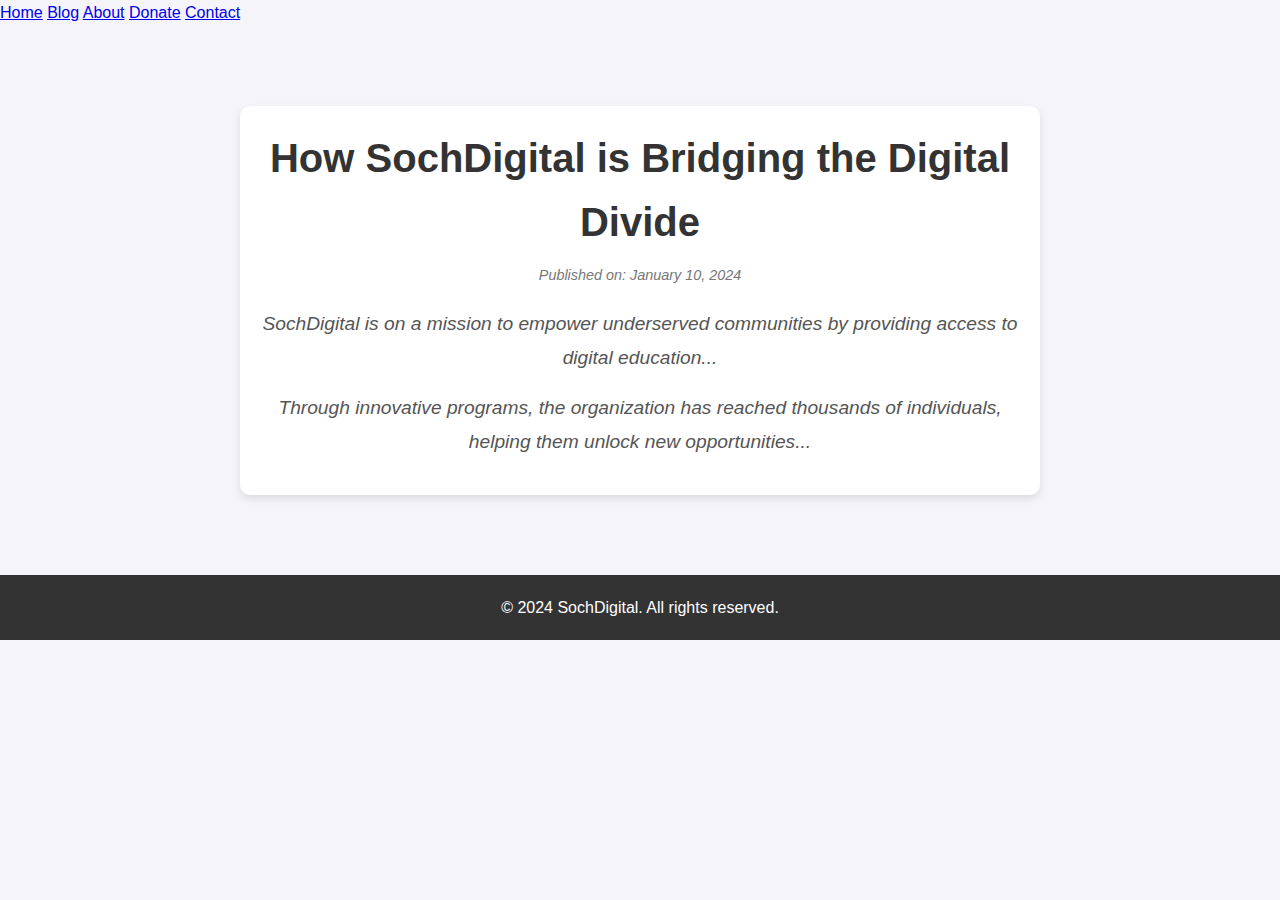
<file: blog1.html>
<!DOCTYPE html>
<html lang="en">
<head>
    <meta charset="UTF-8">
    <meta name="viewport" content="width=device-width, initial-scale=1.0">
    <title>How SochDigital is Bridging the Digital Divide</title>
    <link rel="stylesheet" href="blog1.css">
</head>
<body>
    <header>
        <nav>
            <a href="index.html">Home</a>
            <a href="blog.html" class="active">Blog</a>
            <a href="about.html">About</a>
            <a href="donate.html">Donate</a>
            <a href="contact.html">Contact</a>
        </nav>
    </header>

    <section class="blog-post-content">
        <h1>How SochDigital is Bridging the Digital Divide</h1>
        <p>Published on: January 10, 2024</p>
        <article>
            <p>SochDigital is on a mission to empower underserved communities by providing access to digital education...</p>
            <p>Through innovative programs, the organization has reached thousands of individuals, helping them unlock new opportunities...</p>
        </article>
    </section>

    <footer>
        <p>© 2024 SochDigital. All rights reserved.</p>
    </footer>
</body>
</html>
</file>
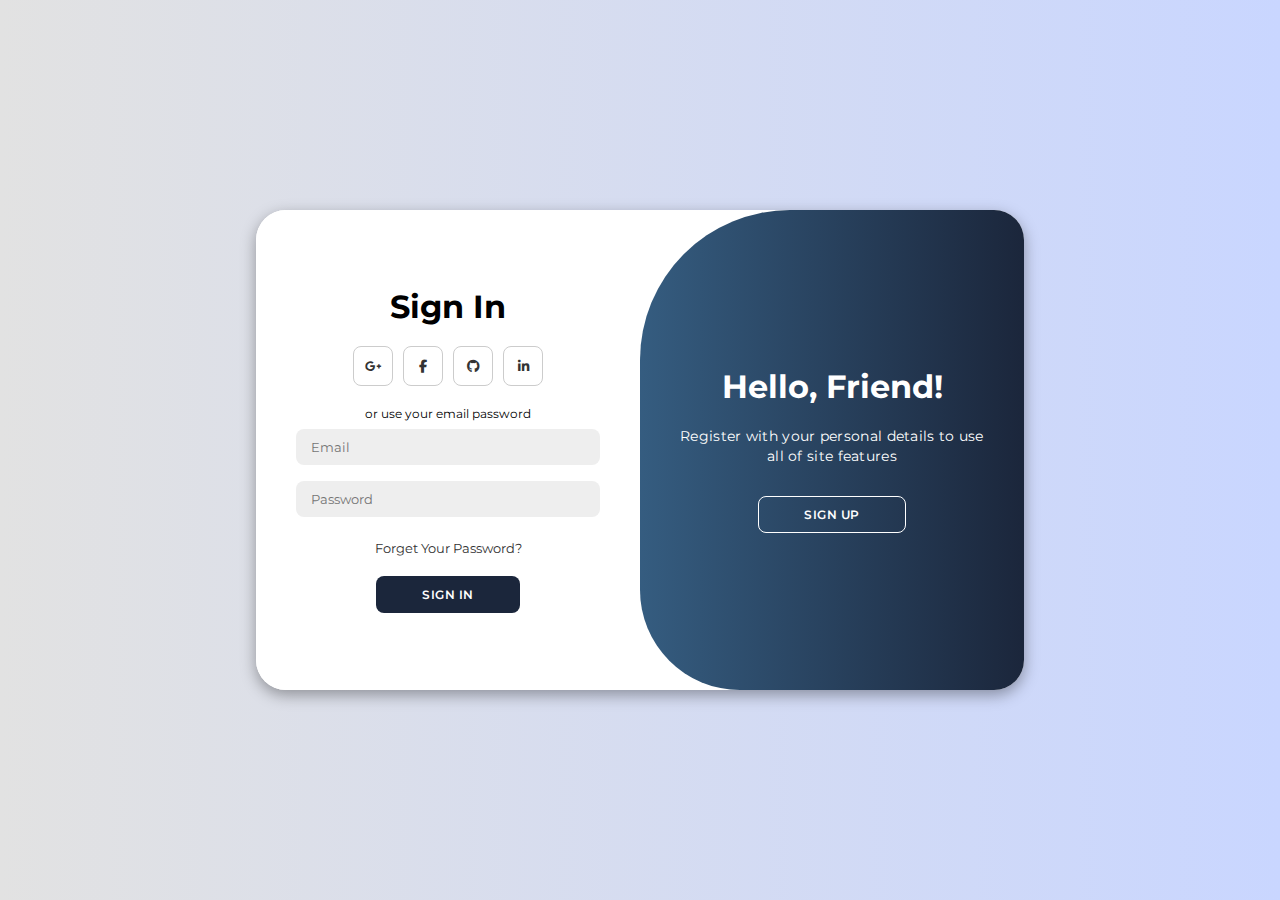
<file: login.html>
<!DOCTYPE html>
<html lang="en">

<head>
    <meta charset="UTF-8">
    <meta name="viewport" content="width=device-width, initial-scale=1.0">
    <link rel="stylesheet" href="https://cdnjs.cloudflare.com/ajax/libs/font-awesome/6.4.2/css/all.min.css">
    <link rel="stylesheet" href="login.css">
    <title>Login Page</title>
</head>

<body>

    <div class="container" id="container">
        <div class="form-container sign-up">
            <form>
                <h1>Create Account</h1>
                <div class="social-icons">
                    <a href="#" class="icon"><i class="fa-brands fa-google-plus-g"></i></a>
                    <a href="#" class="icon"><i class="fa-brands fa-facebook-f"></i></a>
                    <a href="#" class="icon"><i class="fa-brands fa-github"></i></a>
                    <a href="#" class="icon"><i class="fa-brands fa-linkedin-in"></i></a>
                </div>
                <span>or use your email for registeration</span>
                <input type="text" placeholder="Name">
                <input type="email" placeholder="Email">
                <input type="password" placeholder="Password">
                <button>Sign Up</button>
            </form>
        </div>
        <div class="form-container sign-in">
            <form>
                <h1>Sign In</h1>
                <div class="social-icons">
                    <a href="#" class="icon"><i class="fa-brands fa-google-plus-g"></i></a>
                    <a href="#" class="icon"><i class="fa-brands fa-facebook-f"></i></a>
                    <a href="#" class="icon"><i class="fa-brands fa-github"></i></a>
                    <a href="#" class="icon"><i class="fa-brands fa-linkedin-in"></i></a>
                </div>
                <span>or use your email password</span>
                <input type="email" placeholder="Email">
                <input type="password" placeholder="Password">
                <a href="#">Forget Your Password?</a>
                <button>Sign In</button>
            </form>
        </div>
        <div class="toggle-container">
            <div class="toggle">
                <div class="toggle-panel toggle-left">
                    <h1>Welcome Back!</h1>
                    <p>Enter your personal details to use all of site features</p>
                    <button class="hidden" id="login">Sign In</button>
                </div>
                <div class="toggle-panel toggle-right">
                    <h1>Hello, Friend!</h1>
                    <p>Register with your personal details to use all of site features</p>
                    <button class="hidden" id="register">Sign Up</button>
                </div>
            </div>
        </div>
    </div>

    <script src="script.js"></script>
</body>

</html>
</file>
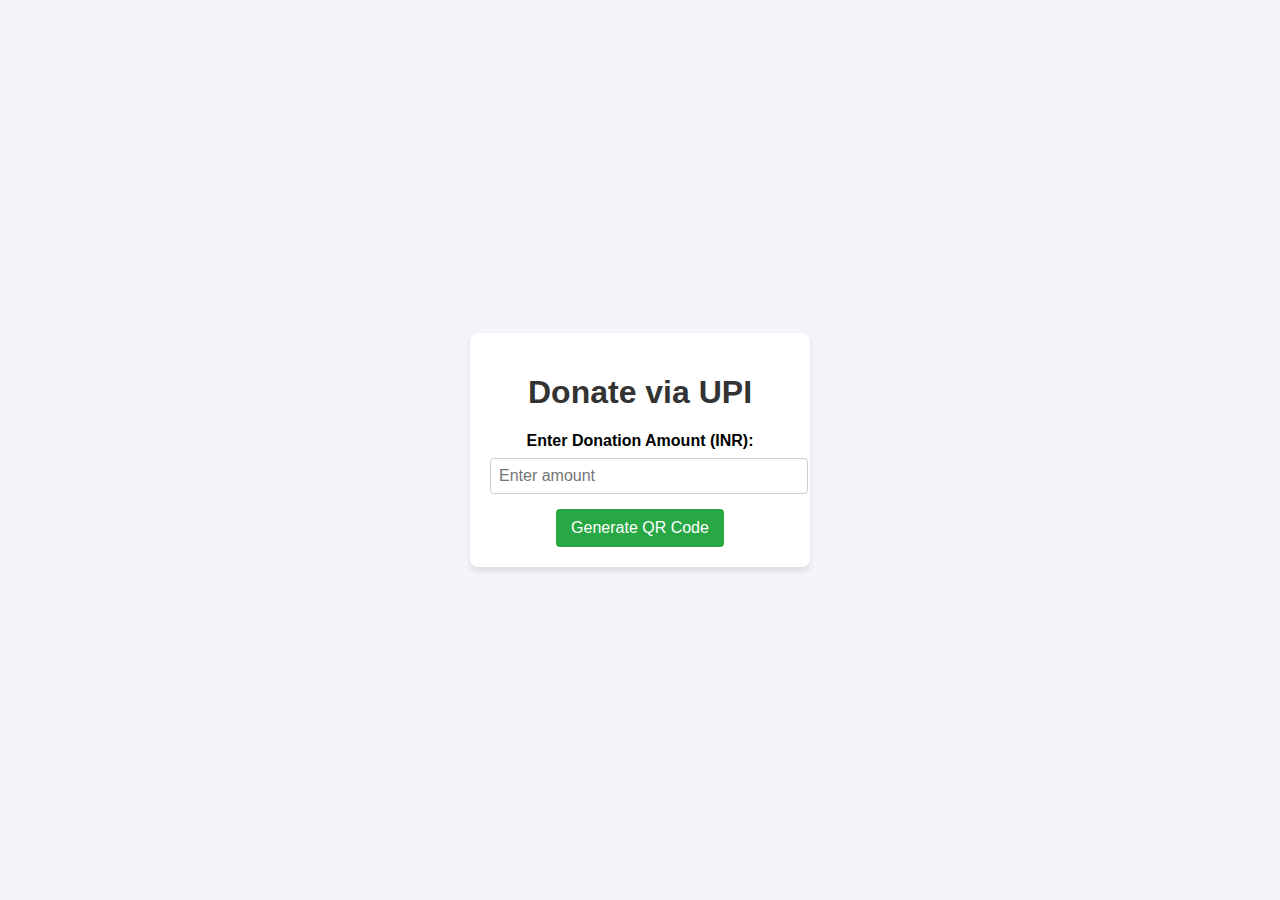
<file: payment.html>
<!DOCTYPE html>
<html lang="en">
<head>
    <meta charset="UTF-8">
    <meta name="viewport" content="width=device-width, initial-scale=1.0">
    <title>Payment Gateway</title>
    <link rel="stylesheet" href="payment.css">
</head>
<body>
    <div class="container"> 
        <h1>Donate via UPI</h1> <label for="amount">Enter Donation Amount (INR):</label> 
        <input type="number" id="amount" placeholder="Enter amount" min="1"> <button onclick="generateQRCode()">Generate QR Code</button> 
        <div id="qrcode-container"> 
         <h3>Scan the QR Code:</h3> 
         <img id="qrcode" alt="Your QR Code will appear here"> 
        </div> 
       </div> 
       <script src="script.js"></script> 
</body>
</html>
</file>
<file: blog1.css>
/* General Styling for Blog Post Page */
body {
    font-family: Arial, sans-serif;
    line-height: 1.6;
    margin: 0;
    padding: 0;
    background-color: #f4f4f9; /* Light grey background */
    color: #333; /* Dark grey text */
}

* {
    margin: 0;
    padding: 0;
    box-sizing: border-box;
}

body {
    font-family: 'Roboto', sans-serif;
}

.nav-bg {
    background: #1B263B;
}

.navbar-nav .nav-link {
    color: #fff !important;
}

.navbar-toggler {
    outline: none !important;
}

/* Blog Post Content Section */
.blog-post-content {
    max-width: 800px;
    margin: 80px auto; /* Centering the content */
    padding: 20px;
    background-color: #fff; /* White background for the post */
    border-radius: 10px;
    box-shadow: 0 4px 8px rgba(0, 0, 0, 0.1); /* Soft shadow for depth */
}

/* Title Styling */
.blog-post-content h1 {
    font-size: 2.5rem;
    color: #333;
    margin-bottom: 10px;
    text-align: center;
    font-weight: bold;
}

/* Date Styling */
.blog-post-content p {
    font-size: 0.9rem;
    color: #777;
    text-align: center;
    margin-bottom: 20px;
    font-style: italic;
}

/* Article Text Styling */
.blog-post-content article p {
    font-size: 1.2rem;
    color: #555;
    margin-bottom: 15px;
    line-height: 1.8;
}

/* Footer */
footer {
    background-color: #333; /* Dark grey background */
    color: #fff; /* White text */
    text-align: center;
    padding: 20px 0;
    margin-top: 40px;
}

footer p {
    font-size: 1rem;
}

/* Responsive Design */
@media (max-width: 768px) {
    .blog-post-content h1 {
        font-size: 2rem; /* Smaller title for mobile */
    }

    .blog-post-content article p {
        font-size: 1rem; /* Adjust paragraph size for mobile */
    }

    header nav {
        flex-wrap: wrap;
        justify-content: center;
        gap: 10px;
    }

    header nav a {
        font-size: 0.9rem; /* Adjust link size for mobile */
    }
}
</file>
<file: login.css>
@import url('https://fonts.googleapis.com/css2?family=Montserrat:wght@300;400;500;600;700&display=swap');

*{
    margin: 0;
    padding: 0;
    box-sizing: border-box;
    font-family: 'Montserrat', sans-serif;
}

body{
    background-color: #c9d6ff;
    background: linear-gradient(to right, #e2e2e2, #c9d6ff);
    display: flex;
    align-items: center;
    justify-content: center;
    flex-direction: column;
    height: 100vh;
}

.container{
    background-color: #fff;
    border-radius: 30px;
    box-shadow: 0 5px 15px rgba(0, 0, 0, 0.35);
    position: relative;
    overflow: hidden;
    width: 768px;
    max-width: 100%;
    min-height: 480px;
}

.container p{
    font-size: 14px;
    line-height: 20px;
    letter-spacing: 0.3px;
    margin: 20px 0;
}

.container span{
    font-size: 12px;
}

.container a{
    color: #333;
    font-size: 13px;
    text-decoration: none;
    margin: 15px 0 10px;
}

.container button{
    background-color: #1B263B;
    color: #fff;
    font-size: 12px;
    padding: 10px 45px;
    border: 1px solid transparent;
    border-radius: 8px;
    font-weight: 600;
    letter-spacing: 0.5px;
    text-transform: uppercase;
    margin-top: 10px;
    cursor: pointer;
}

.container button.hidden{
    background-color: transparent;
    border-color: #fff;
}

.container form{
    background-color: #fff;
    display: flex;
    align-items: center;
    justify-content: center;
    flex-direction: column;
    padding: 0 40px;
    height: 100%;
}

.container input{
    background-color: #eee;
    border: none;
    margin: 8px 0;
    padding: 10px 15px;
    font-size: 13px;
    border-radius: 8px;
    width: 100%;
    outline: none;
}

.form-container{
    position: absolute;
    top: 0;
    height: 100%;
    transition: all 0.6s ease-in-out;
}

.sign-in{
    left: 0;
    width: 50%;
    z-index: 2;
}

.container.active .sign-in{
    transform: translateX(100%);
}

.sign-up{
    left: 0;
    width: 50%;
    opacity: 0;
    z-index: 1;
}

.container.active .sign-up{
    transform: translateX(100%);
    opacity: 1;
    z-index: 5;
    animation: move 0.6s;
}

@keyframes move{
    0%, 49.99%{
        opacity: 0;
        z-index: 1;
    }
    50%, 100%{
        opacity: 1;
        z-index: 5;
    }
}

.social-icons{
    margin: 20px 0;
}

.social-icons a{
    border: 1px solid #ccc;
    border-radius: 20%;
    display: inline-flex;
    justify-content: center;
    align-items: center;
    margin: 0 3px;
    width: 40px;
    height: 40px;
}

.toggle-container{
    position: absolute;
    top: 0;
    left: 50%;
    width: 50%;
    height: 100%;
    overflow: hidden;
    transition: all 0.6s ease-in-out;
    border-radius: 150px 0 0 100px;
    z-index: 1000;
}

.container.active .toggle-container{
    transform: translateX(-100%);
    border-radius: 0 150px 100px 0;
}

.toggle{
    background-color: #1B263B;
    height: 100%;
    background: linear-gradient(to right, #4F93C5, #1B263B);
    color: #fff;
    position: relative;
    left: -100%;
    height: 100%;
    width: 200%;
    transform: translateX(0);
    transition: all 0.6s ease-in-out;
}

.container.active .toggle{
    transform: translateX(50%);
}

.toggle-panel{
    position: absolute;
    width: 50%;
    height: 100%;
    display: flex;
    align-items: center;
    justify-content: center;
    flex-direction: column;
    padding: 0 30px;
    text-align: center;
    top: 0;
    transform: translateX(0);
    transition: all 0.6s ease-in-out;
}

.toggle-left{
    transform: translateX(-200%);
}

.container.active .toggle-left{
    transform: translateX(0);
}

.toggle-right{
    right: 0;
    transform: translateX(0);
}

.container.active .toggle-right{
    transform: translateX(200%);
}
</file>
<file: payment.css>
/* styles.css */
body {
    font-family: Arial, sans-serif;
    background-color: #f4f4f9;
    margin: 0;
    padding: 0;
    display: flex;
    justify-content: center;
    align-items: center;
    height: 100vh;
}

.container {
    background: #ffffff;
    padding: 20px;
    border-radius: 8px;
    box-shadow: 0 4px 6px rgba(0, 0, 0, 0.1);
    text-align: center;
    width: 300px;
}

h1 {
    color: #333;
}

label {
    display: block;
    margin-bottom: 8px;
    font-weight: bold;
}

input {
    width: 100%;
    padding: 8px;
    margin-bottom: 15px;
    border: 1px solid #ccc;
    border-radius: 4px;
    font-size: 16px;
}

button {
    background: #28a745;
    color: white;
    border: none;
    padding: 10px 15px;
    border-radius: 4px;
    cursor: pointer;
    font-size: 16px;
}

button:hover {
    background: #218838;
}

#qrcode-container {
    margin-top: 20px;
    display: none;
}

#qrcode {
    max-width: 100%;
    margin-top: 10px;
}
</file>
